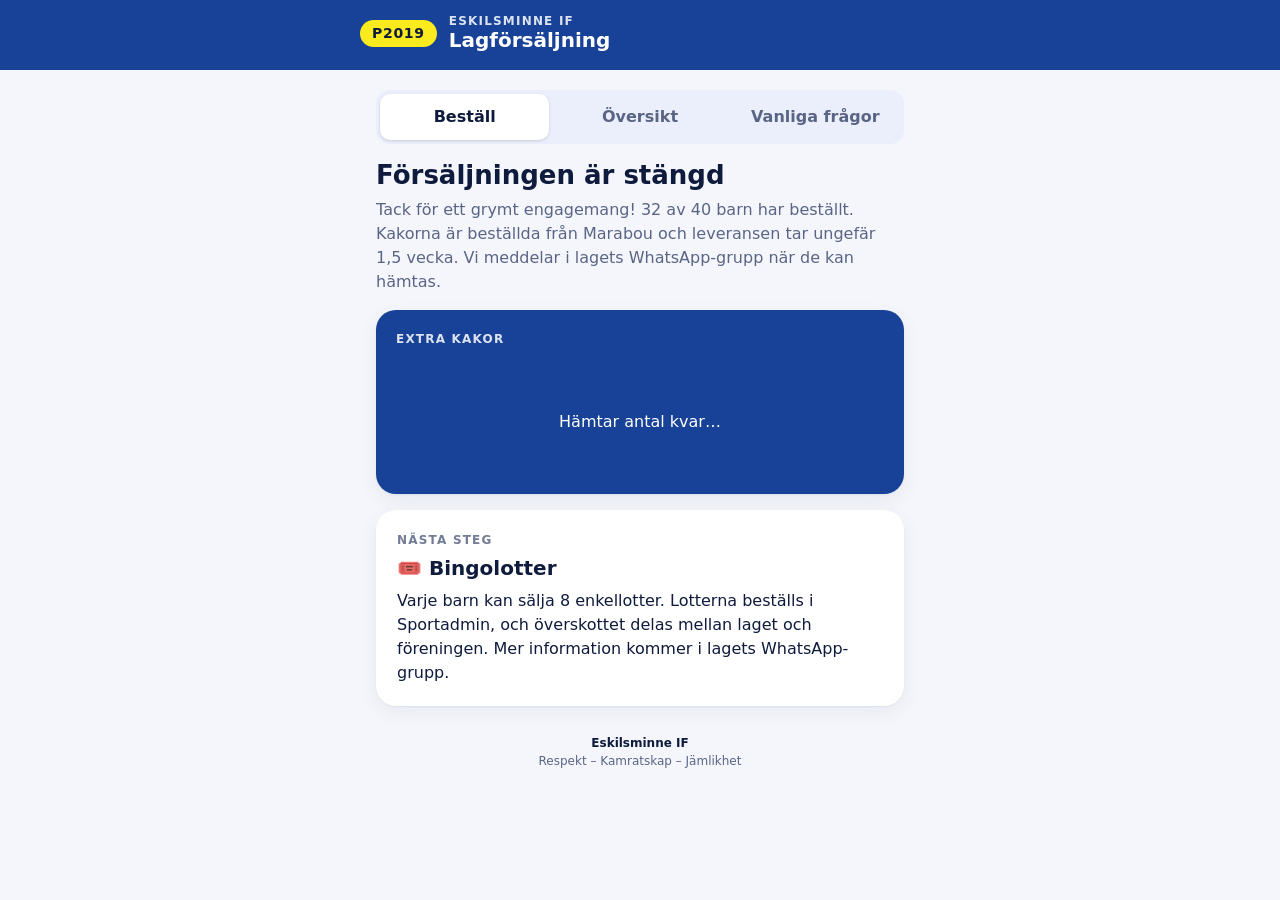
<file: index.html>
<!DOCTYPE html>
<html lang="sv">
<head>
<meta charset="utf-8">
<meta name="viewport" content="width=device-width, initial-scale=1, viewport-fit=cover">
<meta name="robots" content="noindex, nofollow">
<meta name="theme-color" content="#174297">
<title>Eskilsminne IF – Lagförsäljning P2019</title>
<style>
  /* Färger: Eskilsminne IF blå #174297 (accent) och gul #faeb1e (markering).
     Bekräfta mot klubbens grafiska profil. */
  :root {
    --bg: #f4f6fb; --card: #ffffff; --text: #0f1b3d; --muted: #5a6585;
    --line: #e1e6f2; --soft: #eaeffb;
    --brand: #174297; --yellow: #faeb1e; --navy: #0f1b3d;
    --accent: #174297;
    --cta-bg: #174297; --cta-ink: #ffffff; --sel-border: #174297;
    --ok: #1b7a34; --err: #b3261e;
    --shadow: 0 1px 2px rgba(15,27,61,.06), 0 6px 20px rgba(15,27,61,.06);
    --r: 20px;
  }
  @media (prefers-color-scheme: dark) {
    :root {
      --bg: #0a1230; --card: #121d44; --text: #eef1fa; --muted: #a9b3d2;
      --line: #26346a; --soft: #1a2857; --accent: #faeb1e;
      --cta-bg: #faeb1e; --cta-ink: #0f1b3d; --sel-border: #faeb1e;
      --ok: #7bd88f; --err: #ff9a92; --shadow: none;
    }
  }
  * { box-sizing: border-box; }
  html { -webkit-text-size-adjust: 100%; }
  body { margin: 0; background: var(--bg); color: var(--text); font-size: 16px; line-height: 1.5;
    font-family: system-ui, -apple-system, "Segoe UI", Roboto, Helvetica, Arial, sans-serif; }
  .num { font-variant-numeric: tabular-nums; }

  .topbar { background: var(--brand); color: #fff; padding: calc(env(safe-area-inset-top, 0px) + 14px) 16px 18px; }
  .topbar-in { max-width: 560px; margin: 0 auto; display: flex; align-items: center; gap: 12px; }
  .topbar img { height: 36px; width: auto; }
  .pill { display: inline-block; background: var(--yellow); color: var(--navy); font-weight: 800; letter-spacing: .05em; padding: 3px 12px; border-radius: 999px; font-size: 14px; }
  .brandline { line-height: 1.2; }
  .club { font-size: 12px; letter-spacing: .1em; text-transform: uppercase; opacity: .85; font-weight: 600; }
  .appname { font-size: 20px; font-weight: 800; }

  .tabs { display: flex; gap: 6px; background: var(--soft); padding: 4px; border-radius: 14px; }
  .tabs button { flex: 1; border: 0; background: transparent; color: var(--muted); font: inherit; font-weight: 700; padding: 10px 8px; border-radius: 10px; cursor: pointer; min-height: 46px; }
  .tabs button[aria-selected="true"] { background: var(--card); color: var(--text); box-shadow: 0 1px 3px rgba(0,0,0,.15); }
  details { border-top: 1px solid var(--line); }
  details:first-of-type { border-top: 0; }
  summary { cursor: pointer; font-weight: 700; padding: 14px 0; list-style: none; display: flex; justify-content: space-between; gap: 12px; min-height: 48px; }
  summary::-webkit-details-marker { display: none; }
  summary::after { content: "+"; font-size: 22px; line-height: 1; color: var(--muted); }
  details[open] summary::after { content: "–"; }
  details p { margin: 0 0 14px; }
  .page { max-width: 560px; margin: 0 auto; padding: 20px 16px calc(env(safe-area-inset-bottom, 0px) + 40px); }
  .page > * + * { margin-top: 16px; }
  h2.title { font-size: 26px; line-height: 1.2; margin: 4px 0 0; }
  .lead { color: var(--muted); margin: 6px 0 0; }
  .card { background: var(--card); border-radius: var(--r); padding: 20px; box-shadow: var(--shadow); border: 1px solid var(--line); }
  @media (prefers-color-scheme: light) { .card { border-color: transparent; } }
  .notice { background: var(--soft); border-left: 4px solid var(--yellow); border-radius: 10px; padding: 10px 14px; font-size: 14px; }

  /* ---------- Mätare ---------- */
  .meters { background: var(--brand); color: #fff; border: 0; display: grid; gap: 22px; }
  .kicker { font-size: 12px; letter-spacing: .1em; text-transform: uppercase; opacity: .85; font-weight: 700; margin: 0; }
  .m-head { display: block; }
  .m-label { display: block; font-weight: 700; opacity: .92; }
  .m-value { font-size: 30px; font-weight: 800; line-height: 1.1; }
  .m-value small { font-size: 14px; font-weight: 600; opacity: .85; }
  .track-wrap { position: relative; padding-top: 22px; margin-top: 4px; }
  .track { height: 12px; border-radius: 999px; background: rgba(255,255,255,.25); overflow: hidden; }
  .track > span { display: block; height: 100%; background: var(--yellow); border-radius: 999px; transition: width .5s ease; }
  .marker { position: absolute; top: 0; bottom: -4px; width: 0; border-left: 2px solid #fff; }
  .marker span { position: absolute; top: -2px; left: 0; transform: translateX(-50%); font-size: 12px; font-weight: 700; white-space: nowrap; background: var(--brand); padding: 0 4px; }
  .m-cap { margin: 8px 0 0; font-size: 14px; opacity: .92; }
  .m-cap strong { color: var(--yellow); }

  /* ---------- Formulär ---------- */
  label, .label { display: block; font-weight: 700; margin: 0 0 6px; font-size: 15px; }
  .hint { font-weight: 400; color: var(--muted); font-size: 13px; display: block; margin-top: 2px; }
  input[type=text], input[type=tel], input[type=number] { width: 100%; font: inherit; color: var(--text); background: var(--bg);
    border: 1px solid var(--line); border-radius: 12px; padding: 12px 14px; min-height: 50px; }
  input:focus, button:focus-visible, a:focus-visible, summary:focus-visible { outline: 3px solid var(--sel-border); outline-offset: 2px; }
  .field + .field { margin-top: 16px; }
  .error { color: var(--err); font-size: 14px; margin: 6px 0 0; min-height: 1em; }
  .formerror { color: var(--err); font-weight: 700; margin: 0 0 12px; }
  .hp { position: absolute; left: -9999px; width: 1px; height: 1px; overflow: hidden; }
  .check { display: flex; gap: 10px; align-items: flex-start; font-size: 14px; color: var(--muted); font-weight: 400; }
  .check input { width: 22px; height: 22px; margin-top: 2px; flex-shrink: 0; accent-color: var(--brand); }

  .product { display: flex; align-items: center; gap: 12px; margin-bottom: 14px; }
  .ico { flex: 0 0 48px; height: 48px; border-radius: 12px; background: var(--soft); display: grid; place-items: center; font-size: 26px; }
  .product .name { font-weight: 700; }
  .product .meta { font-size: 13px; color: var(--muted); }
  .stepper { display: flex; align-items: center; justify-content: center; gap: 10px; }
  .stepper button { width: 56px; height: 56px; border-radius: 14px; border: 1px solid var(--line); background: var(--soft); color: var(--text); font-size: 26px; font-weight: 700; cursor: pointer; }
  .stepper input { width: 96px; text-align: center; min-height: 56px; font-size: 26px; font-weight: 800; -moz-appearance: textfield; }
  .stepper input::-webkit-outer-spin-button, .stepper input::-webkit-inner-spin-button { -webkit-appearance: none; margin: 0; }
  .presets { display: flex; gap: 8px; justify-content: center; margin-top: 12px; }
  .preset { min-width: 56px; min-height: 44px; border-radius: 12px; border: 2px solid var(--line); background: transparent; color: var(--text); font: inherit; font-weight: 800; cursor: pointer; }
  .preset[aria-pressed="true"] { border-color: var(--sel-border); background: var(--soft); }

  .pay { background: var(--soft); border-radius: 14px; padding: 14px 16px; margin-top: 16px; }
  .pay p { margin: 0; }
  .pay .big { font-size: 22px; font-weight: 800; }
  .pay .sub { color: var(--muted); font-size: 14px; margin-top: 2px; }
  .pay .sub strong { color: var(--text); }

  .primary { display: block; width: 100%; text-align: center; text-decoration: none; border: 0; border-radius: 14px; background: var(--cta-bg); color: var(--cta-ink);
    font: inherit; font-weight: 800; font-size: 17px; padding: 14px; cursor: pointer; min-height: 54px; }
  .primary[disabled] { opacity: .6; cursor: wait; }
  .ghost { width: 100%; border: 2px solid var(--line); border-radius: 14px; background: transparent; color: var(--text); font: inherit; font-weight: 700; padding: 12px; cursor: pointer; min-height: 48px; }

  /* ---------- Bekräftelse ---------- */
  .done h2 { margin: 0 0 4px; font-size: 24px; }
  .okline { color: var(--ok); font-weight: 800; margin: 0 0 4px; }
  .sumrow { display: flex; justify-content: space-between; gap: 12px; padding: 10px 0; border-top: 1px solid var(--line); border-bottom: 1px solid var(--line); margin: 14px 0; font-weight: 700; }
  .swish { border: 2px solid var(--yellow); border-radius: 16px; padding: 16px; }
  .swish h3 { margin: 0 0 4px; font-size: 20px; }
  .copyrow { display: flex; align-items: center; justify-content: space-between; gap: 10px; padding: 10px 0; border-top: 1px solid var(--line); }
  .copyrow:first-of-type { border-top: 0; }
  .copyrow .k { font-size: 12px; color: var(--muted); letter-spacing: .06em; text-transform: uppercase; font-weight: 700; }
  .copyrow .v { font-size: 20px; font-weight: 800; word-break: break-word; }
  .copy { flex-shrink: 0; min-width: 84px; min-height: 44px; border-radius: 12px; border: 2px solid var(--line); background: transparent; color: var(--text); font: inherit; font-weight: 700; cursor: pointer; }
  .copy.ok { border-color: var(--ok); color: var(--ok); }
  .steps { margin: 14px 0 0; padding-left: 20px; }
  .steps li + li { margin-top: 4px; }
  .small { font-size: 14px; color: var(--muted); }
  .foot { text-align: center; font-size: 12px; color: var(--muted); margin-top: 28px; }
  .foot strong { color: var(--text); }
  .loading { text-align: center; color: var(--muted); padding: 24px 0; }
  [hidden] { display: none !important; }
</style>
</head>
<body>
<header class="topbar">
  <div class="topbar-in">
    <img id="logo" alt="" hidden>
    <span class="pill" id="pill"></span>
    <div class="brandline"><div class="club" id="club"></div><div class="appname" id="apptitle"></div></div>
  </div>
</header>

<main class="page">
  <div class="tabs" role="tablist" aria-label="Sidor">
    <button role="tab" id="tab-bestall" aria-controls="view-bestall" aria-selected="true">Beställ</button>
    <button role="tab" id="tab-oversikt" aria-controls="view-oversikt" aria-selected="false">Översikt</button>
    <button role="tab" id="tab-fragor" aria-controls="view-fragor" aria-selected="false">Vanliga frågor</button>
  </div>
  <section id="view-bestall" role="tabpanel" aria-labelledby="tab-bestall">
    <section id="content"></section>
  </section>
  <section id="view-oversikt" role="tabpanel" aria-labelledby="tab-oversikt" hidden>
    <h2 class="title">Översikt</h2>
    <p class="lead">Så här många kakor har hela laget beställt hittills.</p>
    <section id="meters" aria-label="Översikt just nu" style="margin-top:16px"><p class="loading">Hämtar översikten…</p></section>
  </section>
  <section id="view-fragor" role="tabpanel" aria-labelledby="tab-fragor" hidden></section>
  <div class="foot" id="foot"></div>
  <noscript>Sidan kräver JavaScript för att kunna ta emot beställningar.</noscript>
</main>

<script>
/* ==========================================================================
   KONFIGURATION: ändra bara här. Texterna visas som ren text (ingen HTML).
   ========================================================================== */
const CONFIG = {
  klubb: "Eskilsminne IF",
  lag: "P2019",                       // måste finnas i ALLOWED_LAG i Code.gs
  motto: "Respekt – Kamratskap – Jämlikhet",
  titel: "Lagförsäljning",
  undertitel: "Eskilsminne IF",

  // Webbadressen till Apps Script (se README.md). Tom = förhandsvisning med exempeldata.
  endpoint: "https://script.google.com/macros/s/AKfycbynyAJdsBp7DcwXx9NW-71FmZ307DfTU77ZgN47myDU99d4_BjrPfMzxWVSpmZs5DMhxA/exec",
  // Valfri logga: lägg filen bredvid index.html, till exempel "logga.png". Fråga klubben först.
  logo: "",

  produkt: { namn: "Marabou Klubbkaka", detalj: "Mjölkchoklad 90 g med klubbens logga", emoji: "🍫" },
  pris: 30,            // kr per kaka som föräldern swishar
  inkopspris: 14.5,    // kr per kaka vi betalar Marabou (inkl. tryck, frakt, moms). Kontrollera mot offerten.
  minimum: 240,        // minst så många behövs för att vi ska kunna beställa
  mal: 400,            // lagets mål = mätarens slut
  overraskning: 300,   // över så här många kakor blir det en överraskning. Markering i mätaren.
  maxAntal: 50,        // största antal per beställning
  snabbval: [5, 10, 15, 20],

  // Swish. nummer = mottagaren. meddelande = text som förifylls, följd av ordernumret.
  swish: { nummer: "073 028 18 22", namnPaKonto: "Andreas Adelborg", meddelande: "Eskils 2019 försäljning" },

  intro: "Beställ klubbens chokladkaka med logga och sälj den vidare till familj, släkt, grannar och arbetskamrater. " +
         "Du behöver alltså inte behålla kakorna själv. " +
         "Du köper dem av laget för {pris} styck, vilket också är det rekommenderade priset när du säljer vidare. " +
         "Pengarna går till lagkassan och till aktiviteter som gör det roligare för barnen i laget. Målet är minst 10 kakor per barn.",
  // Försäljningen stängd: Beställ-fliken visar en sammanfattning och säljer bara de extra
  // kakorna i sista kartongen (kartonger × kartongStorlek − beställt), med nedräkning.
  stangd: true,
  kartonger: 25,
  kartongStorlek: 24,
  barnSomBestallt: "32 av 40",
  bestalltVidStangning: 578,     // ger nedräkningens startvärde: 25 × 24 − 578 = 22 extra kakor
  bingo: "Varje barn kan sälja 8 enkellotter. Lotterna beställs i Sportadmin, och överskottet delas mellan laget och föreningen. Mer information kommer i lagets WhatsApp-grupp.",
  utlamningStangd: "Kakorna är beställda från Marabou och leveransen tar ungefär 1,5 vecka. Vi meddelar i lagets WhatsApp-grupp när de kan hämtas.",
  sistaDag: "torsdag 15 oktober",  // visas överst på Beställ, i bekräftelsen och i Vanliga frågor. Tom = visas inte.
  aterbetalning: "Vi lägger beställningen hos Marabou när laget har fått ihop tillräckligt många beställningar. Blir det inte av får du tillbaka hela beloppet.",
  belonning: "Kommer vi över {overraskning} kakor gör vi något extra för grabbarna under säsongen.",
  utlamning: "Vad händer nu? När beställningstiden är slut ({sista}) beställer vi kakorna. Vi meddelar i lagets WhatsApp-grupp när de kan hämtas.",
  kontakt: "Hittar du inte svaret? Skriv i lagets WhatsApp-grupp.",

  // Vanliga frågor. {pris}, {mal}, {overraskning}, {minimum} och {marginal} (till lagkassan per kaka) fylls i automatiskt.
  faq: [
    { f: "Vad går pengarna till?",
      s: "Pengarna går till lagkassan och till aktiviteter som gör det roligare för barnen i P2019-laget." },
    { f: "Varför just de här kakorna?",
      s: "En stor andel av priset går tillbaka till laget. Eftersom kakan har klubbens logga sprider den dessutom föreningens namn." },
    { f: "Vad kostar det och hur betalar jag?",
      s: "Du köper kakorna av laget för {pris} styck och swishar direkt när du har beställt. Efter beställningen visas Swish-nummer, belopp och ett meddelande att skriva, så att vi hittar din betalning." },
    { f: "Vad ska jag ta betalt när jag säljer vidare?",
      s: "Det bestämmer du själv. Rekommenderat pris är {pris} per kaka, och då går du jämnt ut. Många säljer också 4 för 100 kr, vilket kan vara lättare att sälja. Då står du själv för mellanskillnaden (5 kr per kaka). Laget får lika mycket oavsett: {marginal} per kaka går direkt till lagkassan." },
    { f: "När är sista dag att beställa?",
      s: "Beställ senast {sista}. Då lägger vi beställningen hos Marabou, så att kakorna kommer i god tid före julförsäljningarna." },
    { f: "Hur många ska vi sälja?",
      s: "Målet är minst 10 kakor per barn. Några säljer fler och några färre, men tillsammans blir det ett bra tillskott till laget. Beställ det du tror att du kan sälja, eftersom leverantören inte tar tillbaka osålda kakor. Börja gärna med familj, släkt och grannar." },
    { f: "Vad är målet?",
      s: "Lagets mål är {mal} kakor. Kommer vi över {overraskning} gör vi något extra för grabbarna under säsongen. Allt vi säljer går till lagkassan." },
    { f: "Vad händer om det inte blir tillräckligt många beställningar?",
      s: "Vi beställer från leverantören först när vi har minst {minimum} kakor beställda. Om vi inte når dit kan vi inte lägga beställningen, och då betalar vi tillbaka din Swish." },
    { f: "När och var får jag kakorna?",
      s: "Utlämning meddelas i lagets WhatsApp-grupp när kakorna är på plats." },
    { f: "Hur länge håller chokladen?",
      s: "Bäst före-datumet står på förpackningen. Sälj kakorna i god tid före det." },
    { f: "Kan jag ändra eller komplettera min beställning?",
      s: "Ja, gör en ny beställning eller hör av dig i lagets WhatsApp-grupp." },
    { f: "Vad sparar ni om mig?",
      s: "Vi sparar barnets förnamn och ditt mobilnummer, enbart för att hantera beställningen, utlämningen och betalningen. Uppgifterna delas inte vidare. Kontakta laget om du vill ha dem raderade." }
  ],

  // Exempeldata i förhandsvisningen (när endpoint är tom)
  demoBestallt: 187,
  demoSwish: "123 456 78 90"
};
/* ========================================================================== */

(function () {
  "use strict";

  var loadedAt = Date.now();
  var state = { bestallt: null, antal: 0, barn: "", mobil: "" };
  // Testläge: lägg till ?test i adressen. Då skickas inget och siffrorna är exempel.
  var testlage = /[?&]test(=|&|$)/.test(location.search);
  var demo = !CONFIG.endpoint || testlage;
  var marginal = CONFIG.pris - CONFIG.inkopspris;
  function fill(s) {
    return String(s).replace(/\{mal\}/g, new Intl.NumberFormat("sv-SE").format(CONFIG.mal))
      .replace(/\{overraskning\}/g, new Intl.NumberFormat("sv-SE").format(CONFIG.overraskning))
      .replace(/\{minimum\}/g, new Intl.NumberFormat("sv-SE").format(CONFIG.minimum))
      .replace(/\{pris\}/g, CONFIG.pris + " kr")
      .replace(/\{marginal\}/g, kr(marginal))
      .replace(/\{sista\}/g, CONFIG.sistaDag || "sista beställningsdagen");
  }

  function kr(n) {
    var whole = Math.abs(n - Math.round(n)) < 0.005;
    return new Intl.NumberFormat("sv-SE", { minimumFractionDigits: whole ? 0 : 2, maximumFractionDigits: whole ? 0 : 2 }).format(n) + " kr";
  }
  var nf = new Intl.NumberFormat("sv-SE");

  function h(tag, attrs) {
    var e = document.createElement(tag);
    if (attrs) Object.keys(attrs).forEach(function (k) {
      if (k === "text") e.textContent = attrs[k];
      else if (k === "class") e.className = attrs[k];
      else if (k.indexOf("on") === 0) e.addEventListener(k.slice(2), attrs[k]);
      else e.setAttribute(k, attrs[k]);
    });
    for (var i = 2; i < arguments.length; i++) {
      var kid = arguments[i];
      if (kid == null) continue;
      e.appendChild(typeof kid === "string" ? document.createTextNode(kid) : kid);
    }
    return e;
  }

  /* ---------- Topbar och sidfot ---------- */
  document.getElementById("pill").textContent = CONFIG.lag;
  document.getElementById("club").textContent = CONFIG.undertitel;
  document.getElementById("apptitle").textContent = CONFIG.titel;
  document.title = CONFIG.klubb + " – " + CONFIG.titel + " " + CONFIG.lag;
  if (CONFIG.logo) { var lg = document.getElementById("logo"); lg.src = CONFIG.logo; lg.alt = CONFIG.klubb; lg.hidden = false; }
  var foot = document.getElementById("foot");
  foot.appendChild(h("strong", { text: CONFIG.klubb }));
  if (CONFIG.motto) foot.appendChild(h("div", { text: CONFIG.motto }));

  var metersBox = document.getElementById("meters");
  var content = document.getElementById("content");

  /* ---------- Mätare ---------- */
  function pct(v, max) { return max > 0 ? Math.max(0, Math.min(100, v / max * 100)) : 0; }

  function meter(o) {
    var fill = h("span"); fill.style.width = pct(o.value, o.max) + "%";
    var track = h("div", { class: "track", role: "progressbar", "aria-label": o.aria, "aria-valuemin": "0",
      "aria-valuemax": String(o.max), "aria-valuenow": String(Math.min(o.value, o.max)) }, fill);
    var wrap = h("div", { class: "track-wrap" }, track);
    if (o.markerAt != null) {
      var mk = h("div", { class: "marker" });
      mk.style.left = pct(o.markerAt, o.max) + "%";
      if (o.markerLabel) mk.appendChild(h("span", { text: o.markerLabel }));
      wrap.appendChild(mk);
    }
    var cap = h("p", { class: "m-cap" });
    o.cap.forEach(function (part) { cap.appendChild(typeof part === "string" ? document.createTextNode(part) : h("strong", { text: part.b })); });
    return h("div", null,
      h("div", { class: "m-head" }, h("span", { class: "m-label", text: o.label }),
        h("span", { class: "m-value num" }, o.big, h("small", { text: " " + o.small }))),
      wrap, cap);
  }

  function renderMeters() {
    metersBox.textContent = "";
    var n = state.bestallt;
    if (n == null) { metersBox.appendChild(h("p", { class: "loading", text: state.statusFel ? "Det gick inte att hämta översikten just nu. Försök igen om en stund." : "Hämtar översikten…" })); return; }
    var mal = CONFIG.mal, ov = CONFIG.overraskning, cap1;
    if (n < ov) cap1 = [{ b: nf.format(ov - n) + " kvar till " + nf.format(ov) + ". " }, fill(CONFIG.belonning) + " Målet är " + nf.format(mal) + "."];
    else if (n < mal) cap1 = [{ b: "Över " + nf.format(ov) + "! " }, "Vi gör något extra för grabbarna under säsongen. " + nf.format(mal - n) + " kvar till målet " + nf.format(mal) + "."];
    else cap1 = [{ b: "Målet nått! " }, "Vi gör något extra för grabbarna under säsongen." + (n > mal ? " +" + nf.format(n - mal) + " kakor över målet." : "")];

    var card = h("div", { class: "card meters" }, h("p", { class: "kicker", text: "Hela laget just nu" }),
      meter({ label: "Beställt", big: nf.format(n), small: "av " + nf.format(mal) + " kakor", value: n, max: mal,
        markerAt: ov, markerLabel: "🎁 " + nf.format(ov), aria: "Beställda kakor", cap: cap1 }),
      meter({ label: "Direkt till lagkassan", big: kr(n * marginal), small: "hittills", value: n * marginal, max: mal * marginal,
        aria: "Pengar till lagkassan",
        cap: [{ b: kr(marginal) }, " av varje kaka går direkt till lagkassan. Vid " + nf.format(mal) + " kakor blir det " + kr(mal * marginal) + "."] }));
    metersBox.appendChild(card);
  }

  function loadStatus() {
    if (demo) { state.bestallt = CONFIG.stangd ? CONFIG.bestalltVidStangning : CONFIG.demoBestallt; renderMeters(); uppdateraStangd(); return; }
    fetch(CONFIG.endpoint + "?action=status&lag=" + encodeURIComponent(CONFIG.lag))
      .then(function (r) { return r.json(); })
      .then(function (d) {
        if (d && d.ok && typeof d.bestallt === "number") { state.bestallt = d.bestallt; state.statusFel = false; }
        else if (state.bestallt == null) state.statusFel = true;
        renderMeters();
        uppdateraStangd();
      })
      .catch(function () { if (state.bestallt == null) { state.statusFel = true; renderMeters(); } });
  }

  /* ---------- Stängd försäljning: extra kakor ---------- */
  function extraTotalt() { return CONFIG.kartonger * CONFIG.kartongStorlek; }
  function kvarExtra() { return state.bestallt == null ? null : Math.max(0, extraTotalt() - state.bestallt); }
  function maxNu() { return CONFIG.stangd ? Math.min(CONFIG.maxAntal, kvarExtra() || 0) : CONFIG.maxAntal; }
  // Ritar om Beställ-fliken när antalet kvarvarande extra kakor ändras (men inte över ett kvitto).
  var visatKvar;
  function uppdateraStangd() {
    if (!CONFIG.stangd || state.visarKvitto) return;
    if (kvarExtra() !== visatKvar) renderForm();
  }

  function stangdHuvud() {
    var n = state.bestallt, kvar = kvarExtra();
    var box = h("div", { style: "margin-top:16px" }, h("h2", { class: "title", text: "Försäljningen är stängd" }),
      h("p", { class: "lead", text: "Tack för ett grymt engagemang! " + CONFIG.barnSomBestallt + " barn har beställt" +
        (n == null ? "." : " totalt " + nf.format(n) + " kakor.") + " " + CONFIG.utlamningStangd }));
    var kort = h("div", { class: "card meters", style: "margin-top:16px" }, h("p", { class: "kicker", text: "Extra kakor" }));
    if (kvar == null) kort.appendChild(h("p", { class: "loading", style: "color:inherit", text: "Hämtar antal kvar…" }));
    else {
      var startExtra = Math.max(kvar, extraTotalt() - CONFIG.bestalltVidStangning);
      kort.appendChild(meter({ label: "Kvar att köpa", big: nf.format(kvar), small: kvar === 1 ? "kaka" : "kakor", value: kvar, max: Math.max(1, startExtra),
        aria: "Extra kakor kvar",
        cap: kvar > 0
          ? ["Marabou levererar i hela kartonger om " + CONFIG.kartongStorlek + ", så vi har några kakor över. ", { b: "Först till kvarn, " + kr(CONFIG.pris) + "/st." }]
          : [{ b: "Alla extra kakor är sålda. " }, "Tack!"] }));
    }
    box.appendChild(kort);
    return box;
  }
  function bingoKort() {
    return h("div", { class: "card", style: "margin-top:16px" }, h("p", { class: "kicker", style: "color:var(--muted)", text: "Nästa steg" }),
      h("h3", { style: "margin:4px 0 6px;font-size:20px", text: "🎟️ Bingolotter" }), h("p", { style: "margin:0", text: CONFIG.bingo }));
  }

  /* ---------- Formulär ---------- */
  function renderForm() {
    content.textContent = "";
    if (demo) content.appendChild(h("p", { class: "notice", text: testlage
      ? "Testläge: ingenting sparas och du ska inte swisha. Siffrorna under Översikt är exempel."
      : "Förhandsvisning med exempeldata. Beställningar skickas inte förrän sidan är kopplad till Apps Script." }));
    state.visarKvitto = false;
    if (CONFIG.stangd) {
      visatKvar = kvarExtra();
      content.appendChild(stangdHuvud());
      if (!visatKvar) { content.appendChild(bingoKort()); return; }
      content.appendChild(h("h2", { class: "title", style: "margin-top:24px", text: "Köp extra kakor" }));
    } else content.appendChild(h("div", { style: "margin-top:16px" }, h("h2", { class: "title", text: "Beställ" }),
      CONFIG.sistaDag ? h("p", { class: "notice", style: "margin-top:8px" }, "Beställ senast ", h("strong", { text: CONFIG.sistaDag }), ".") : null,
      h("p", { class: "lead", text: fill(CONFIG.intro) })));

    var errBox = h("p", { class: "formerror", role: "alert", hidden: "" });
    var form = h("form", { class: "card", novalidate: "", autocomplete: "off", style: "margin-top:16px" }, errBox);

    var barn = h("input", { type: "text", id: "barn", name: "barn", maxlength: "40", autocomplete: "off", autocapitalize: "words", placeholder: "Förnamn", value: state.barn });
    barn.addEventListener("input", function () { state.barn = barn.value; });
    form.appendChild(h("div", { class: "field" },
      h("label", { for: "barn" }, "Barnets namn", h("span", { class: "hint", text: "Förnamn räcker. Lägg till efternamnets första bokstav om flera heter likadant." })),
      barn, h("p", { class: "error", id: "err-barn" })));

    var mobil = h("input", { type: "tel", id: "mobil", name: "mobil", inputmode: "tel", autocomplete: "tel", placeholder: "07x xxx xx xx", maxlength: "20", value: state.mobil });
    mobil.addEventListener("input", function () { state.mobil = mobil.value; });
    form.appendChild(h("div", { class: "field" },
      h("label", { for: "mobil" }, "Ditt mobilnummer", h("span", { class: "hint", text: "Så att vi kan nå dig om utlämning och betalning." })),
      mobil, h("p", { class: "error", id: "err-mobil" })));

    // Antal
    var P = CONFIG.produkt;
    var antalInp = h("input", { type: "number", inputmode: "numeric", id: "antal", min: "0", max: String(maxNu()), value: String(Math.min(state.antal, maxNu())), "aria-label": "Antal kakor" });
    var payBig = h("p", { class: "big num" }), paySub = h("p", { class: "sub" });
    var presetBtns = [];
    function setAntal(v) {
      state.antal = Math.max(0, Math.min(maxNu(), v | 0));
      antalInp.value = String(state.antal);
      presetBtns.forEach(function (b) { b.btn.setAttribute("aria-pressed", String(b.n === state.antal)); });
      if (state.antal === 0) { payBig.textContent = "Välj antal kakor"; paySub.textContent = ""; }
      else {
        payBig.textContent = "Du swishar " + kr(state.antal * CONFIG.pris);
        paySub.textContent = "";
        paySub.appendChild(h("strong", { text: kr(state.antal * marginal) })); paySub.appendChild(document.createTextNode(" av det går direkt till lagkassan."));
      }
    }
    antalInp.addEventListener("change", function () { setAntal(parseInt(antalInp.value, 10) || 0); });

    var presets = h("div", { class: "presets", role: "group", "aria-label": "Snabbval" });
    CONFIG.snabbval.filter(function (n) { return n <= maxNu(); }).forEach(function (n) {
      var btn = h("button", { type: "button", class: "preset num", text: String(n), "aria-pressed": "false", onclick: function () { setAntal(n); } });
      presetBtns.push({ n: n, btn: btn }); presets.appendChild(btn);
    });

    form.appendChild(h("div", { class: "field" },
      h("span", { class: "label", text: CONFIG.stangd ? "Hur många extra kakor vill du köpa? (högst " + maxNu() + ")" : "Hur många kakor tror ni att ni kan sälja?" }),
      h("div", { class: "product" }, h("div", { class: "ico", "aria-hidden": "true", text: P.emoji }),
        h("div", null, h("div", { class: "name", text: P.namn }), h("div", { class: "meta", text: P.detalj + " · " + kr(CONFIG.pris) + "/st (rekommenderat försäljningspris)" }))),
      h("div", { class: "stepper" },
        h("button", { type: "button", "aria-label": "Minska antal", text: "−", onclick: function () { setAntal(state.antal - 1); } }), antalInp,
        h("button", { type: "button", "aria-label": "Öka antal", text: "+", onclick: function () { setAntal(state.antal + 1); } })),
      presets,
      h("div", { class: "pay", "aria-live": "polite" }, payBig, paySub),
      h("p", { class: "error", id: "err-antal" })));
    setAntal(state.antal);

    var hp = h("input", { type: "text", name: "website", tabindex: "-1", autocomplete: "off", "aria-hidden": "true" });
    form.appendChild(h("div", { class: "hp", "aria-hidden": "true" }, h("label", { text: "Lämna tomt" }), hp));

    var samtycke = h("input", { type: "checkbox", id: "samtycke" });
    form.appendChild(h("div", { class: "field" },
      h("label", { class: "check", for: "samtycke" }, samtycke,
        h("span", { text: "Jag godkänner att barnets förnamn och mitt mobilnummer sparas av laget för att hantera beställningen." })),
      h("p", { class: "error", id: "err-samtycke" })));

    var submit = h("button", { type: "submit", class: "primary", text: "Beställ och gå vidare till Swish" });
    form.appendChild(submit);
    if (!CONFIG.stangd) form.appendChild(h("p", { class: "small", style: "margin:12px 0 0", text: CONFIG.aterbetalning }));
    content.appendChild(form);
    if (CONFIG.stangd) content.appendChild(bingoKort());

    function setErr(id, msg) { var e = document.getElementById(id); if (e) e.textContent = msg || ""; }
    function normalizeMobil(s) {
      s = String(s || "").replace(/[\s\-().]/g, "");
      if (s.indexOf("+46") === 0) s = "0" + s.slice(3); else if (s.indexOf("0046") === 0) s = "0" + s.slice(4);
      return s;
    }

    form.addEventListener("submit", function (ev) {
      ev.preventDefault();
      ["barn", "mobil", "antal", "samtycke"].forEach(function (k) { setErr("err-" + k); });
      errBox.hidden = true;
      var ok = true;
      var namn = barn.value.trim();
      if (!/^[\p{L}][\p{L} '\-.]{1,39}$/u.test(namn)) { setErr("err-barn", "Skriv barnets namn (2–40 tecken)."); ok = false; }
      var tel = normalizeMobil(mobil.value);
      if (!/^07\d{8}$/.test(tel)) { setErr("err-mobil", "Skriv ett svenskt mobilnummer, till exempel 070 123 45 67."); ok = false; }
      if (state.antal < 1) { setErr("err-antal", "Välj hur många kakor du vill beställa."); ok = false; }
      if (!samtycke.checked) { setErr("err-samtycke", "Du behöver godkänna för att kunna beställa."); ok = false; }
      if (!ok) { var f = form.querySelector(".error:not(:empty)"); if (f) f.scrollIntoView({ block: "center", behavior: "smooth" }); return; }

      var payload = { lag: CONFIG.lag, barn: namn, mobil: tel, antal: state.antal, samtycke: true, website: hp.value, t: Date.now() - loadedAt };
      dubbelBox.hidden = true;
      skicka(payload);
    });

    // Ruta som visas om samma mobilnummer redan har beställt.
    var dubbelBox = h("div", { class: "notice", role: "alert", hidden: "", style: "margin:0 0 12px" });
    form.insertBefore(dubbelBox, submit);

    function fail(msg) {
      submit.disabled = false; submit.textContent = "Beställ och gå vidare till Swish";
      errBox.textContent = msg; errBox.hidden = false; errBox.scrollIntoView({ block: "center", behavior: "smooth" });
    }
    function visaDubblett(payload, tidigare) {
      submit.disabled = false; submit.textContent = "Beställ och gå vidare till Swish";
      dubbelBox.textContent = "";
      var lista = tidigare.map(function (t) { return "order " + t.id + " (" + t.antal + " kakor)"; }).join(", ");
      dubbelBox.appendChild(h("p", { style: "margin:0 0 6px" }, h("strong", { text: "Du har redan beställt från det här numret: " }), lista + "."));
      dubbelBox.appendChild(h("p", { style: "margin:0 0 10px", text: "Vill du lägga en ny beställning på " + payload.antal + " kakor utöver den? Vill du i stället ändra den du redan har gjort, skriv i lagets WhatsApp-grupp." }));
      dubbelBox.appendChild(h("button", { type: "button", class: "primary", style: "margin-bottom:8px", text: "Ja, beställ " + payload.antal + " kakor till",
        onclick: function () { dubbelBox.hidden = true; payload.bekraftaDubblett = true; skicka(payload); } }));
      dubbelBox.appendChild(h("button", { type: "button", class: "ghost", text: "Nej, avbryt",
        onclick: function () { dubbelBox.hidden = true; } }));
      dubbelBox.hidden = false;
      dubbelBox.scrollIntoView({ block: "center", behavior: "smooth" });
    }
    function skicka(payload) {
      submit.disabled = true; submit.textContent = "Skickar…";
      if (demo) { setTimeout(function () { success(payload, "DEMO0001", payload.antal * CONFIG.pris); }, 400); return; }
      fetch(CONFIG.endpoint, { method: "POST", headers: { "Content-Type": "text/plain;charset=utf-8" }, body: JSON.stringify(payload) })
        .then(function (r) { return r.json(); })
        .then(function (d) {
          if (d && d.ok) success(payload, d.id, typeof d.belopp === "number" ? d.belopp : payload.antal * CONFIG.pris);
          else if (d && d.dubblett && d.tidigare && d.tidigare.length) visaDubblett(payload, d.tidigare);
          else fail((d && d.fel) || "Något gick fel. Försök igen.");
        })
        .catch(function () { fail("Det gick inte att skicka just nu. Kontrollera uppkopplingen och försök igen, eller hör av dig i WhatsApp-gruppen."); });
    }
  }

  function success(p, orderId, belopp) {
    if (typeof state.bestallt === "number") state.bestallt += p.antal;
    renderMeters();
    renderDone(p, orderId, belopp);
  }

  /* ---------- Bekräftelse med Swish-instruktioner ---------- */
  function copyText(text, btn) {
    function flash() { var old = btn.textContent; btn.textContent = "Kopierat ✓"; btn.classList.add("ok"); setTimeout(function () { btn.textContent = old; btn.classList.remove("ok"); }, 1600); }
    if (navigator.clipboard && navigator.clipboard.writeText) { navigator.clipboard.writeText(text).then(flash, fallback); } else fallback();
    function fallback() {
      var t = h("textarea", { style: "position:fixed;opacity:0" }); t.value = text; document.body.appendChild(t); t.select();
      try { document.execCommand("copy"); flash(); } catch (e) {} document.body.removeChild(t);
    }
  }

  function renderDone(p, orderId, belopp) {
    state.visarKvitto = true;
    content.textContent = "";
    var nummer = CONFIG.swish.nummer || (demo ? CONFIG.demoSwish : "");
    var meddelande = (CONFIG.swish.meddelande + " " + orderId).slice(0, 50);

    var swish = h("div", { class: "swish" }, h("h3", { text: "Swisha " + kr(belopp) + " nu" }));
    if (nummer) {
      function row(k, v, raw) {
        var b = h("button", { type: "button", class: "copy", text: "Kopiera", "aria-label": "Kopiera " + k.toLowerCase() });
        b.addEventListener("click", function () { copyText(raw || v, b); });
        return h("div", { class: "copyrow" }, h("div", null, h("div", { class: "k", text: k }), h("div", { class: "v num", text: v })), b);
      }
      swish.appendChild(row("Swish-nummer", nummer, String(nummer).replace(/\s/g, "")));
      if (CONFIG.swish.namnPaKonto) swish.appendChild(h("p", { class: "small", style: "margin:0 0 6px", text: "Mottagare: " + CONFIG.swish.namnPaKonto }));
      swish.appendChild(row("Belopp", kr(belopp), String(belopp)));
      swish.appendChild(row("Meddelande", meddelande, meddelande));
      swish.appendChild(h("ol", { class: "steps small" },
        h("li", { text: "Öppna Swish och fyll i numret, beloppet och meddelandet ovan. Tryck Kopiera för att slippa skriva." }),
        h("li", { text: "Behåll meddelandet. Det är så vi hittar din betalning." }),
        h("li", { text: "Klart! Du behöver inte göra något mer." })));
    } else {
      swish.appendChild(h("p", { text: "Swish-uppgifter kommer inom kort. Vi hör av oss i lagets WhatsApp-grupp." }));
    }

    content.appendChild(h("div", { class: "card done", style: "margin-top:16px" },
      h("p", { class: "okline", text: testlage ? "Testläge: inget skickades, swisha inte" : demo ? "Förhandsvisning (inget skickades)" : "Beställningen är mottagen" }),
      h("h2", { text: "Tack, " + p.barn + "!" }),
      h("div", { class: "sumrow" }, h("span", { class: "num", text: p.antal + " × " + CONFIG.produkt.namn }), h("span", { class: "num", text: kr(belopp) })),
      swish,
      h("p", { class: "small", style: "margin:14px 0 0", text: "Ordernummer: " + orderId + ". Ta gärna en skärmdump." }),
      h("p", { class: "small", text: "Din beställning räknas som klar när betalningen har kommit in." }),
      h("p", { text: CONFIG.stangd ? CONFIG.utlamningStangd : fill(CONFIG.utlamning) }),
      CONFIG.stangd ? null : h("p", { class: "small", text: CONFIG.aterbetalning }),
      h("p", { class: "small", text: CONFIG.kontakt }),
      h("button", { type: "button", class: "ghost", text: "Gör en ny beställning",
        onclick: function () { state.antal = 0; state.barn = ""; renderForm(); window.scrollTo(0, 0); } })));
    window.scrollTo(0, 0);
  }

  /* ---------- Flikar och vanliga frågor ---------- */
  // Översikten hämtas direkt när sidan laddas (i bakgrunden) och på nytt varje gång fliken öppnas.
  var TABS = ["bestall", "oversikt", "fragor"];
  var viewF = document.getElementById("view-fragor");
  function showTab(which) {
    if (TABS.indexOf(which) < 0) which = "bestall";
    TABS.forEach(function (t) {
      document.getElementById("tab-" + t).setAttribute("aria-selected", String(t === which));
      document.getElementById("view-" + t).hidden = t !== which;
    });
    try { history.replaceState(null, "", location.search + (which === "bestall" ? "" : "#" + which)); } catch (e) {}
    if (which === "oversikt" && !demo) loadStatus();
    window.scrollTo(0, 0);
  }
  TABS.forEach(function (t) { document.getElementById("tab-" + t).addEventListener("click", function () { showTab(t); }); });

  function renderFaq() {
    viewF.textContent = "";
    viewF.appendChild(h("h2", { class: "title", text: "Vanliga frågor" }));
    var c = h("div", { class: "card", style: "margin-top:16px" });
    CONFIG.faq.forEach(function (it) { c.appendChild(h("details", null, h("summary", { text: fill(it.f) }), h("p", { text: fill(it.s) }))); });
    viewF.appendChild(c);
    viewF.appendChild(h("p", { class: "small", style: "margin-top:12px", text: CONFIG.kontakt }));
  }

  renderFaq();
  renderForm();
  loadStatus();
  if (location.hash) showTab(location.hash.slice(1));
})();
</script>
</body>
</html>
</file>
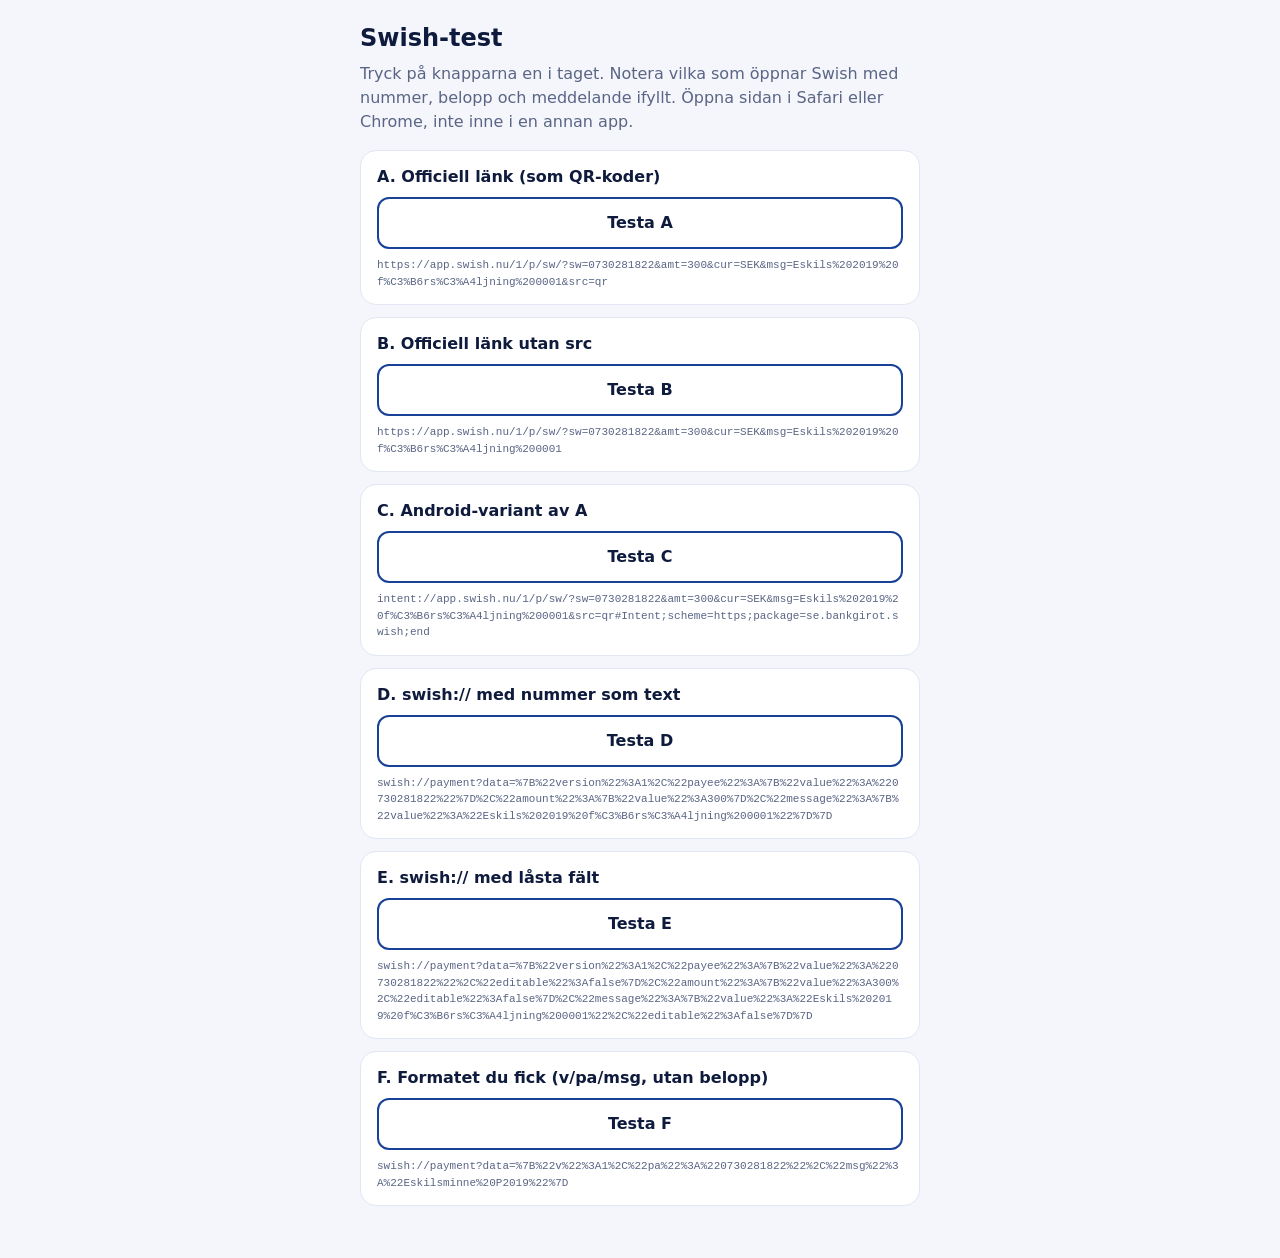
<file: swish-test.html>
<!DOCTYPE html>
<html lang="sv">
<head>
<meta charset="utf-8">
<meta name="viewport" content="width=device-width, initial-scale=1">
<meta name="robots" content="noindex, nofollow">
<title>Swish-test</title>
<style>
  :root { --bg: #f4f6fb; --card: #fff; --text: #0f1b3d; --muted: #5a6585; --line: #e1e6f2; --brand: #174297; }
  @media (prefers-color-scheme: dark) { :root { --bg: #0a1230; --card: #121d44; --text: #eef1fa; --muted: #a9b3d2; --line: #26346a; --brand: #faeb1e; } }
  body { margin: 0; background: var(--bg); color: var(--text); font: 16px/1.5 system-ui, -apple-system, Segoe UI, Roboto, sans-serif; }
  main { max-width: 560px; margin: 0 auto; padding: 20px 16px 40px; }
  h1 { font-size: 24px; margin: 0 0 6px; }
  p { color: var(--muted); margin: 0 0 16px; }
  .t { background: var(--card); border: 1px solid var(--line); border-radius: 16px; padding: 14px 16px; margin-bottom: 12px; }
  .t b { display: block; margin-bottom: 8px; }
  .t a { display: block; text-align: center; padding: 12px; border-radius: 12px; border: 2px solid var(--brand); color: var(--text); font-weight: 700; text-decoration: none; }
  code { display: block; font-size: 11px; color: var(--muted); word-break: break-all; margin-top: 8px; }
</style>
</head>
<body>
<main>
  <h1>Swish-test</h1>
  <p>Tryck på knapparna en i taget. Notera vilka som öppnar Swish med nummer, belopp och meddelande ifyllt. Öppna sidan i Safari eller Chrome, inte inne i en annan app.</p>
  <div id="list"></div>
</main>
<script>
  var NR = "0730281822", AMT = 300, MSG = "Eskils 2019 försäljning 0001";
  var q = "sw=" + NR + "&amt=" + AMT + "&cur=SEK&msg=" + encodeURIComponent(MSG);
  function j(o) { return "swish://payment?data=" + encodeURIComponent(JSON.stringify(o)); }
  var tests = [
    ["A. Officiell länk (som QR-koder)", "https://app.swish.nu/1/p/sw/?" + q + "&src=qr"],
    ["B. Officiell länk utan src", "https://app.swish.nu/1/p/sw/?" + q],
    ["C. Android-variant av A", "intent://app.swish.nu/1/p/sw/?" + q + "&src=qr#Intent;scheme=https;package=se.bankgirot.swish;end"],
    ["D. swish:// med nummer som text", j({ version: 1, payee: { value: NR }, amount: { value: AMT }, message: { value: MSG } })],
    ["E. swish:// med låsta fält", j({ version: 1, payee: { value: NR, editable: false }, amount: { value: AMT, editable: false }, message: { value: MSG, editable: false } })],
    ["F. Formatet du fick (v/pa/msg, utan belopp)", j({ v: 1, pa: NR, msg: "Eskilsminne P2019" })]
  ];
  var list = document.getElementById("list");
  tests.forEach(function (t) {
    var d = document.createElement("div"); d.className = "t";
    var b = document.createElement("b"); b.textContent = t[0];
    var a = document.createElement("a"); a.href = t[1]; a.textContent = "Testa " + t[0].charAt(0);
    var c = document.createElement("code"); c.textContent = t[1];
    d.appendChild(b); d.appendChild(a); d.appendChild(c); list.appendChild(d);
  });
</script>
</body>
</html>
</file>
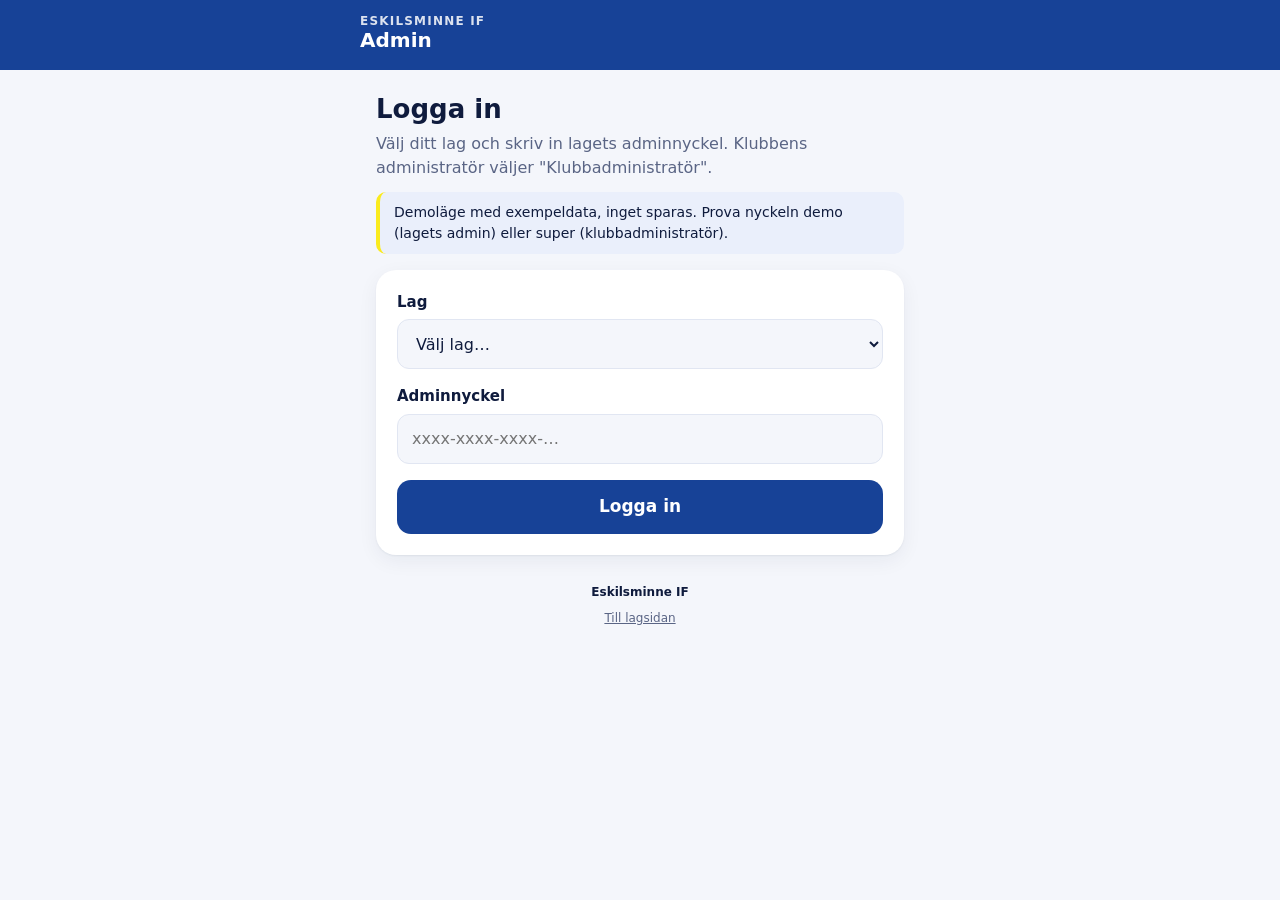
<file: klubb/admin.html>
<!DOCTYPE html>
<html lang="sv">
<head>
<meta charset="utf-8">
<meta name="viewport" content="width=device-width, initial-scale=1, viewport-fit=cover">
<meta name="robots" content="noindex, nofollow">
<meta name="referrer" content="no-referrer">
<meta name="theme-color" content="#174297">
<title>Admin</title>
<link rel="stylesheet" href="style.css">
</head>
<body>
<header class="topbar">
  <div class="topbar-in">
    <img id="logo" alt="" hidden>
    <span class="pill" id="pill" hidden></span>
    <div class="brandline"><div class="club" id="club"></div><div class="appname" id="apptitle"></div></div>
  </div>
</header>

<main class="page">
  <div id="app"></div>
  <div class="foot" id="foot"></div>
  <noscript>Adminvyn kräver JavaScript.</noscript>
</main>

<script src="lag.js"></script>
<script src="util.js"></script>
<script src="admin.js"></script>
</body>
</html>
</file>
<file: klubb/style.css>
/* Färger: Eskilsminne IF blå #174297 (accent) och gul #faeb1e (markering).
     Bekräfta mot klubbens grafiska profil. */
  :root {
    --bg: #f4f6fb; --card: #ffffff; --text: #0f1b3d; --muted: #5a6585;
    --line: #e1e6f2; --soft: #eaeffb;
    --brand: #174297; --yellow: #faeb1e; --navy: #0f1b3d;
    --accent: #174297;
    --cta-bg: #174297; --cta-ink: #ffffff; --sel-border: #174297;
    --ok: #1b7a34; --ok-ink: #ffffff; --err: #b3261e;
    --shadow: 0 1px 2px rgba(15,27,61,.06), 0 6px 20px rgba(15,27,61,.06);
    --r: 20px;
  }
  /* Mörkt läge följer telefonens inställning. data-theme används bara av miljöer som låter användaren välja själv. */
  @media (prefers-color-scheme: dark) {
    :root:not([data-theme="light"]) {
      --bg: #0a1230; --card: #121d44; --text: #eef1fa; --muted: #a9b3d2;
      --line: #26346a; --soft: #1a2857; --accent: #faeb1e;
      --cta-bg: #faeb1e; --cta-ink: #0f1b3d; --sel-border: #faeb1e;
      --ok: #7bd88f; --ok-ink: #0a1230; --err: #ff9a92; --shadow: none; color-scheme: dark;
    }
  }
  :root[data-theme="dark"] {
      --bg: #0a1230; --card: #121d44; --text: #eef1fa; --muted: #a9b3d2;
      --line: #26346a; --soft: #1a2857; --accent: #faeb1e;
      --cta-bg: #faeb1e; --cta-ink: #0f1b3d; --sel-border: #faeb1e;
      --ok: #7bd88f; --ok-ink: #0a1230; --err: #ff9a92; --shadow: none; color-scheme: dark;
  }
  * { box-sizing: border-box; }
  html { -webkit-text-size-adjust: 100%; }
  body { margin: 0; background: var(--bg); color: var(--text); font-size: 16px; line-height: 1.5;
    font-family: system-ui, -apple-system, "Segoe UI", Roboto, Helvetica, Arial, sans-serif; }
  .num { font-variant-numeric: tabular-nums; }

  .topbar { background: var(--brand); color: #fff; padding: calc(env(safe-area-inset-top, 0px) + 14px) 16px 18px; }
  .topbar-in { max-width: 560px; margin: 0 auto; display: flex; align-items: center; gap: 12px; }
  .topbar img { height: 36px; width: auto; }
  .pill { display: inline-block; background: var(--yellow); color: var(--navy); font-weight: 800; letter-spacing: .05em; padding: 3px 12px; border-radius: 999px; font-size: 14px; }
  .brandline { line-height: 1.2; }
  .club { font-size: 12px; letter-spacing: .1em; text-transform: uppercase; opacity: .85; font-weight: 600; }
  .appname { font-size: 20px; font-weight: 800; }

  .tabs { display: flex; gap: 6px; background: var(--soft); padding: 4px; border-radius: 14px; }
  .tabs button { flex: 1; border: 0; background: transparent; color: var(--muted); font: inherit; font-weight: 700; padding: 10px 8px; border-radius: 10px; cursor: pointer; min-height: 46px; }
  .tabs button[aria-selected="true"] { background: var(--card); color: var(--text); box-shadow: 0 1px 3px rgba(0,0,0,.15); }
  details { border-top: 1px solid var(--line); }
  details:first-of-type { border-top: 0; }
  summary { cursor: pointer; font-weight: 700; padding: 14px 0; list-style: none; display: flex; justify-content: space-between; gap: 12px; min-height: 48px; }
  summary::-webkit-details-marker { display: none; }
  summary::after { content: "+"; font-size: 22px; line-height: 1; color: var(--muted); }
  details[open] summary::after { content: "–"; }
  details p { margin: 0 0 14px; }
  .page { max-width: 560px; margin: 0 auto; padding: 20px 16px calc(env(safe-area-inset-bottom, 0px) + 40px); }
  .page > * + * { margin-top: 16px; }
  h2.title { font-size: 26px; line-height: 1.2; margin: 4px 0 0; }
  .lead { color: var(--muted); margin: 6px 0 0; }
  .card { background: var(--card); border-radius: var(--r); padding: 20px; box-shadow: var(--shadow); border: 1px solid var(--line); }
  @media (prefers-color-scheme: light) { :root:not([data-theme="dark"]) .card { border-color: transparent; } }
  :root[data-theme="light"] .card { border-color: transparent; }
  .notice { background: var(--soft); border-left: 4px solid var(--yellow); border-radius: 10px; padding: 10px 14px; font-size: 14px; }

  /* ---------- Mätare ---------- */
  .meters { background: var(--brand); color: #fff; border: 0; display: grid; gap: 22px; }
  .kicker { font-size: 12px; letter-spacing: .1em; text-transform: uppercase; opacity: .85; font-weight: 700; margin: 0; }
  .m-head { display: block; }
  .m-label { display: block; font-weight: 700; opacity: .92; }
  .m-value { font-size: 30px; font-weight: 800; line-height: 1.1; }
  .m-value small { font-size: 14px; font-weight: 600; opacity: .85; }
  .track-wrap { position: relative; padding-top: 22px; margin-top: 4px; }
  .track { height: 12px; border-radius: 999px; background: rgba(255,255,255,.25); overflow: hidden; }
  .track > span { display: block; height: 100%; background: var(--yellow); border-radius: 999px; transition: width .5s ease; }
  .marker { position: absolute; top: 0; bottom: -4px; width: 0; border-left: 2px solid #fff; }
  .marker span { position: absolute; top: -2px; left: 0; transform: translateX(-50%); font-size: 12px; font-weight: 700; white-space: nowrap; background: var(--brand); padding: 0 4px; }
  .m-cap { margin: 8px 0 0; font-size: 14px; opacity: .92; }
  .m-cap strong { color: var(--yellow); }

  /* ---------- Formulär ---------- */
  label, .label { display: block; font-weight: 700; margin: 0 0 6px; font-size: 15px; }
  .hint { font-weight: 400; color: var(--muted); font-size: 13px; display: block; margin-top: 2px; }
  input[type=text], input[type=tel], input[type=number], input[type=password] { width: 100%; font: inherit; color: var(--text); background: var(--bg);
    border: 1px solid var(--line); border-radius: 12px; padding: 12px 14px; min-height: 50px; }
  input:focus, button:focus-visible, a:focus-visible, summary:focus-visible { outline: 3px solid var(--sel-border); outline-offset: 2px; }
  .field + .field { margin-top: 16px; }
  .error { color: var(--err); font-size: 14px; margin: 6px 0 0; min-height: 1em; }
  .formerror { color: var(--err); font-weight: 700; margin: 0 0 12px; }
  .hp { position: absolute; left: -9999px; width: 1px; height: 1px; overflow: hidden; }
  .check { display: flex; gap: 10px; align-items: flex-start; font-size: 14px; color: var(--muted); font-weight: 400; }
  .check input { width: 22px; height: 22px; margin-top: 2px; flex-shrink: 0; accent-color: var(--brand); }

  .product { display: flex; align-items: center; gap: 12px; margin-bottom: 14px; }
  .ico { flex: 0 0 48px; height: 48px; border-radius: 12px; background: var(--soft); display: grid; place-items: center; font-size: 26px; }
  .product .name { font-weight: 700; }
  .product .meta { font-size: 13px; color: var(--muted); }
  .stepper { display: flex; align-items: center; justify-content: center; gap: 10px; }
  .stepper button { width: 56px; height: 56px; border-radius: 14px; border: 1px solid var(--line); background: var(--soft); color: var(--text); font-size: 26px; font-weight: 700; cursor: pointer; }
  .stepper input { width: 96px; text-align: center; min-height: 56px; font-size: 26px; font-weight: 800; -moz-appearance: textfield; }
  .stepper input::-webkit-outer-spin-button, .stepper input::-webkit-inner-spin-button { -webkit-appearance: none; margin: 0; }
  .presets { display: flex; gap: 8px; justify-content: center; margin-top: 12px; }
  .preset { min-width: 56px; min-height: 44px; border-radius: 12px; border: 2px solid var(--line); background: transparent; color: var(--text); font: inherit; font-weight: 800; cursor: pointer; }
  .preset[aria-pressed="true"] { border-color: var(--sel-border); background: var(--soft); }

  .pay { background: var(--soft); border-radius: 14px; padding: 14px 16px; margin-top: 16px; }
  .pay p { margin: 0; }
  .pay .big { font-size: 22px; font-weight: 800; }
  .pay .sub { color: var(--muted); font-size: 14px; margin-top: 2px; }
  .pay .sub strong { color: var(--text); }

  .primary { display: block; width: 100%; text-align: center; text-decoration: none; border: 0; border-radius: 14px; background: var(--cta-bg); color: var(--cta-ink);
    font: inherit; font-weight: 800; font-size: 17px; padding: 14px; cursor: pointer; min-height: 54px; }
  .primary[disabled] { opacity: .6; cursor: wait; }
  .ghost { width: 100%; border: 2px solid var(--line); border-radius: 14px; background: transparent; color: var(--text); font: inherit; font-weight: 700; padding: 12px; cursor: pointer; min-height: 48px; }

  /* ---------- Bekräftelse ---------- */
  .done h2 { margin: 0 0 4px; font-size: 24px; }
  .okline { color: var(--ok); font-weight: 800; margin: 0 0 4px; }
  .sumrow { display: flex; justify-content: space-between; gap: 12px; padding: 10px 0; border-top: 1px solid var(--line); border-bottom: 1px solid var(--line); margin: 14px 0; font-weight: 700; }
  .swish { border: 2px solid var(--yellow); border-radius: 16px; padding: 16px; }
  .swish h3 { margin: 0 0 4px; font-size: 20px; }
  .copyrow { display: flex; align-items: center; justify-content: space-between; gap: 10px; padding: 10px 0; border-top: 1px solid var(--line); }
  .copyrow:first-of-type { border-top: 0; }
  .copyrow .k { font-size: 12px; color: var(--muted); letter-spacing: .06em; text-transform: uppercase; font-weight: 700; }
  .copyrow .v { font-size: 20px; font-weight: 800; word-break: break-word; }
  .copy { flex-shrink: 0; min-width: 84px; min-height: 44px; border-radius: 12px; border: 2px solid var(--line); background: transparent; color: var(--text); font: inherit; font-weight: 700; cursor: pointer; }
  .copy.ok { border-color: var(--ok); color: var(--ok); }
  .steps { margin: 14px 0 0; padding-left: 20px; }
  .steps li + li { margin-top: 4px; }
  .small { font-size: 14px; color: var(--muted); }
  .foot { text-align: center; font-size: 12px; color: var(--muted); margin-top: 28px; }
  .foot strong { color: var(--text); }
  .foot a { color: var(--muted); }
  .loading { text-align: center; color: var(--muted); padding: 24px 0; }
  [hidden] { display: none !important; }

  /* ---------- Klubbsidan: laglista (nytt jämfört med ../index.html) ---------- */
  .teams { display: grid; grid-template-columns: minmax(0, 1fr); gap: 12px; margin-top: 16px; }
  .teamcard { display: flex; align-items: center; gap: 14px; text-decoration: none; color: inherit; min-height: 72px;
    background: var(--card); border: 1px solid var(--line); border-radius: var(--r); padding: 14px 16px; box-shadow: var(--shadow); }
  a.teamcard:hover { border-color: var(--sel-border); }
  .teamcard.off { opacity: .6; }
  .teamcard .pill { flex-shrink: 0; min-width: 64px; text-align: center; }
  .t-body { flex: 1; min-width: 0; display: flex; flex-direction: column; }
  .t-title { font-weight: 700; }
  .t-sub { font-size: 13px; color: var(--muted); }
  .badges { display: flex; flex-wrap: wrap; gap: 6px; margin-top: 4px; }
  .badge { font-size: 12px; font-weight: 700; padding: 2px 10px; border-radius: 999px; background: var(--soft); color: var(--muted); white-space: nowrap; }
  .badge.live { background: var(--ok); color: var(--ok-ink); }
  .badge.demo { border: 1px dashed var(--muted); background: transparent; }
  .back { display: inline-block; font-weight: 700; color: var(--accent); text-decoration: none; padding: 8px 0; min-height: 44px; }
  .back:hover { text-decoration: underline; }

  /* ---------- Lägg till lag (nytt-lag.html) ---------- */
  .grid2 { display: grid; grid-template-columns: 1fr 1fr; gap: 12px; }
  .out { width: 100%; font: 13px/1.5 ui-monospace, SFMono-Regular, Menlo, Consolas, monospace; color: var(--text); background: var(--bg);
    border: 1px solid var(--line); border-radius: 12px; padding: 12px; min-height: 150px; resize: vertical; white-space: pre; overflow: auto; }
  .warn { color: var(--err); font-size: 14px; margin: 6px 0 0; }
  .steps li { margin-top: 8px; }
  .tabs ~ section { margin-top: 16px; }   /* samma avstånd under flikarna som på ../index.html */

  /* ---------- Adminvy (admin.html) ---------- */
  .topactions { display: flex; justify-content: space-between; align-items: center; gap: 12px; }
  .linkbtn { background: none; border: 0; color: var(--accent); font: inherit; font-weight: 700; cursor: pointer; padding: 8px 0; min-height: 44px; }
  .linkbtn:hover { text-decoration: underline; }
  input[type=search], select { width: 100%; font: inherit; color: var(--text); background: var(--bg);
    border: 1px solid var(--line); border-radius: 12px; padding: 12px 14px; min-height: 50px; }
  .stats { display: grid; grid-template-columns: minmax(0, 1fr) minmax(0, 1fr); gap: 12px; }
  .stat { background: var(--card); border: 1px solid var(--line); border-radius: 16px; padding: 14px; }
  .stat.alert { border-color: var(--yellow); border-width: 2px; }
  .stat .l { font-size: 12px; letter-spacing: .06em; text-transform: uppercase; color: var(--muted); font-weight: 700; }
  .stat .n { font-size: 28px; font-weight: 800; line-height: 1.15; }
  .stat .s { font-size: 13px; color: var(--muted); }
  .kv { display: flex; justify-content: space-between; align-items: baseline; gap: 12px; padding: 10px 0; border-top: 1px solid var(--line); }
  .kv.first { border-top: 0; padding-top: 0; }
  .kv .k { color: var(--muted); }
  .kv .v { font-weight: 700; text-align: right; word-break: break-word; }
  .pos { color: var(--ok); }
  .neg { color: var(--err); }
  .chips { display: flex; flex-wrap: wrap; gap: 8px; }
  .chip { min-height: 44px; padding: 0 14px; border-radius: 999px; border: 2px solid var(--line); background: transparent; color: var(--text); font: inherit; font-weight: 700; cursor: pointer; }
  .chip[aria-pressed="true"] { border-color: var(--sel-border); background: var(--soft); }
  .ordercard { background: var(--card); border: 1px solid var(--line); border-radius: 16px; padding: 14px; }
  .ordercard + .ordercard { margin-top: 10px; }
  .o-head { display: flex; justify-content: space-between; gap: 12px; align-items: baseline; }
  .o-name { font-weight: 800; }
  .o-sum { font-weight: 700; white-space: nowrap; }
  .o-sub { font-size: 13px; color: var(--muted); margin-top: 2px; }
  .badge.unpaid { background: var(--yellow); color: var(--navy); }
  .btnrow { display: flex; flex-wrap: wrap; gap: 8px; margin-top: 10px; }
  .mini { min-height: 44px; padding: 0 14px; border-radius: 12px; border: 2px solid var(--line); background: transparent; color: var(--text);
    font: inherit; font-weight: 700; cursor: pointer; text-decoration: none; display: inline-flex; align-items: center; }
  .mini.go { background: var(--cta-bg); color: var(--cta-ink); border-color: transparent; }
  .mini[disabled] { opacity: .6; cursor: wait; }
  .keybox { display: flex; align-items: center; justify-content: space-between; gap: 10px; background: var(--bg); border: 1px dashed var(--muted); border-radius: 12px; padding: 10px 12px; margin-top: 6px; }
  .keybox code { font: 14px/1.4 ui-monospace, SFMono-Regular, Menlo, Consolas, monospace; word-break: break-all; }
  .checklist { list-style: none; padding: 0; margin: 12px 0 0; }
  .checklist li + li { margin-top: 10px; }
  .teamadmin + .teamadmin { margin-top: 12px; }
  .ordercard .error:empty { display: none; }
</file>
